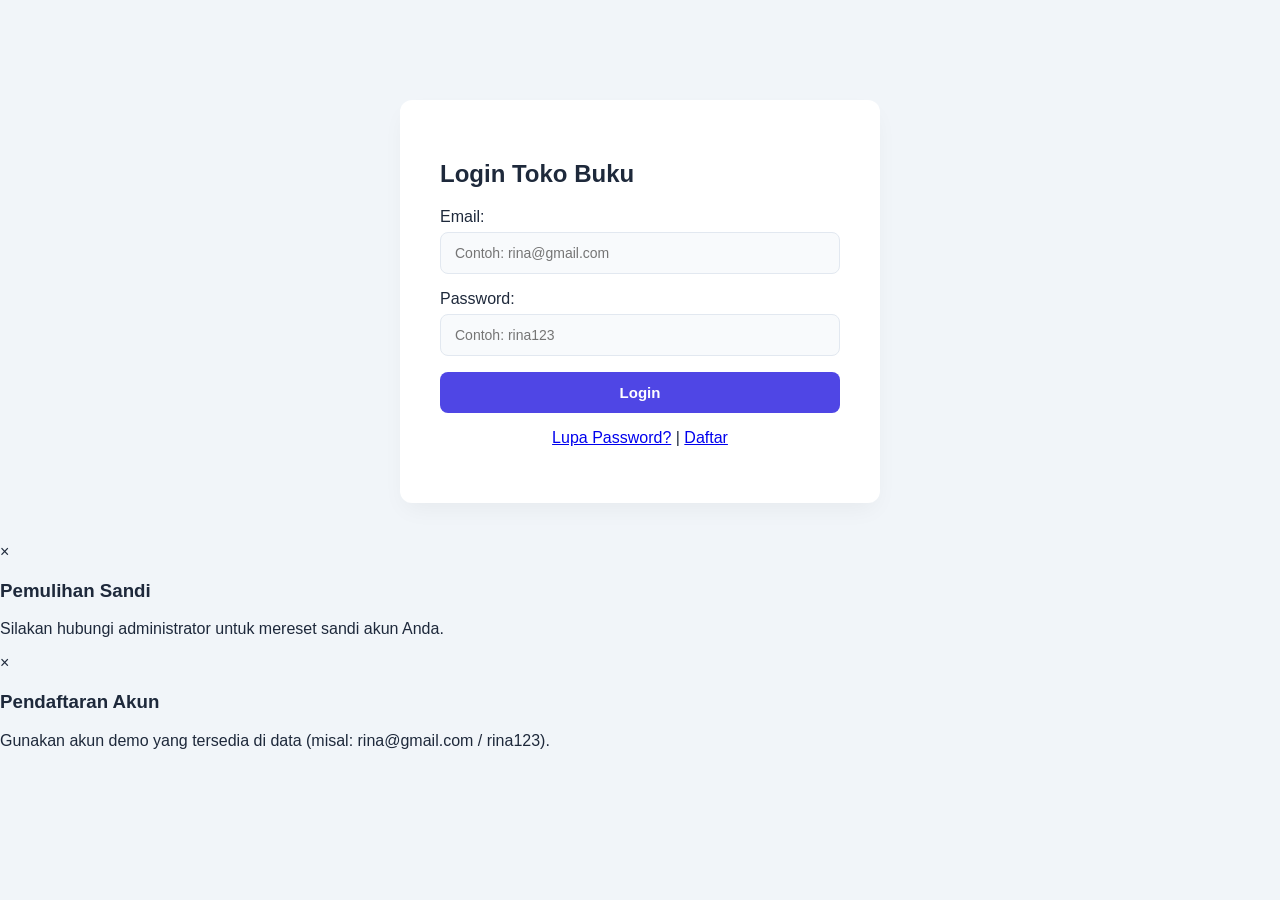
<file: index.html>
<!DOCTYPE html>
<html lang="id">
<head>
    <meta charset="UTF-8">
    <title>Login - Toko Buku Online</title>
    <link rel="stylesheet" href="css/style.css">
</head>
<body>
    <div class="container" style="max-width: 400px; margin-top: 100px;">
        <h2>Login Toko Buku</h2>
        <form id="formLogin">
            <label>Email:</label>
            <input type="email" id="email" required placeholder="Contoh: rina@gmail.com">
            
            <label>Password:</label>
            <input type="password" id="password" required placeholder="Contoh: rina123">
            
            <button type="submit">Login</button>
        </form>
        <p style="text-align: center;">
            <a href="#" onclick="bukaModal('modalLupa')">Lupa Password?</a> | 
            <a href="#" onclick="bukaModal('modalDaftar')">Daftar</a>
        </p>
    </div>

    <!-- Modal Lupa Password -->
    <div id="modalLupa" class="modal">
        <div class="modal-content">
            <span class="close" onclick="tutupModal('modalLupa')">&times;</span>
            <h3>Pemulihan Sandi</h3>
            <p>Silakan hubungi administrator untuk mereset sandi akun Anda.</p>
        </div>
    </div>

    <!-- Modal Daftar -->
    <div id="modalDaftar" class="modal">
        <div class="modal-content">
            <span class="close" onclick="tutupModal('modalDaftar')">&times;</span>
            <h3>Pendaftaran Akun</h3>
            <p>Gunakan akun demo yang tersedia di data (misal: rina@gmail.com / rina123).</p>
        </div>
    </div>

    <script src="js/data.js"></script>
    <script>
        document.getElementById('formLogin').addEventListener('submit', function(e) {
            e.preventDefault();
            let inputEmail = document.getElementById('email').value.trim();
            let inputPass = document.getElementById('password').value.trim();

            // Memeriksa pencocokan persis dari dataPengguna di file data.js
            let user = typeof dataPengguna !== 'undefined' ? dataPengguna.find(u => u.email === inputEmail && u.password === inputPass) : null;
            
            if (user) {
                alert("Login Berhasil! Selamat datang " + user.nama);
                localStorage.setItem('currentUser', user.nama);
                window.location.href = 'dashboard.html';
            } else {
                alert("Email atau password yang Anda masukkan salah!");
            }
        });

        function bukaModal(id) { 
            document.getElementById(id).style.display = 'block'; 
        }
        function tutupModal(id) { 
            document.getElementById(id).style.display = 'none'; 
        }

        // Tutup modal ketika mengklik area di luar kotak modal
        window.onclick = function(event) {
            if (event.target.classList.contains('modal')) {
                event.target.style.display = 'none';
            }
        }
    </script>
</body>
</html>
</file>
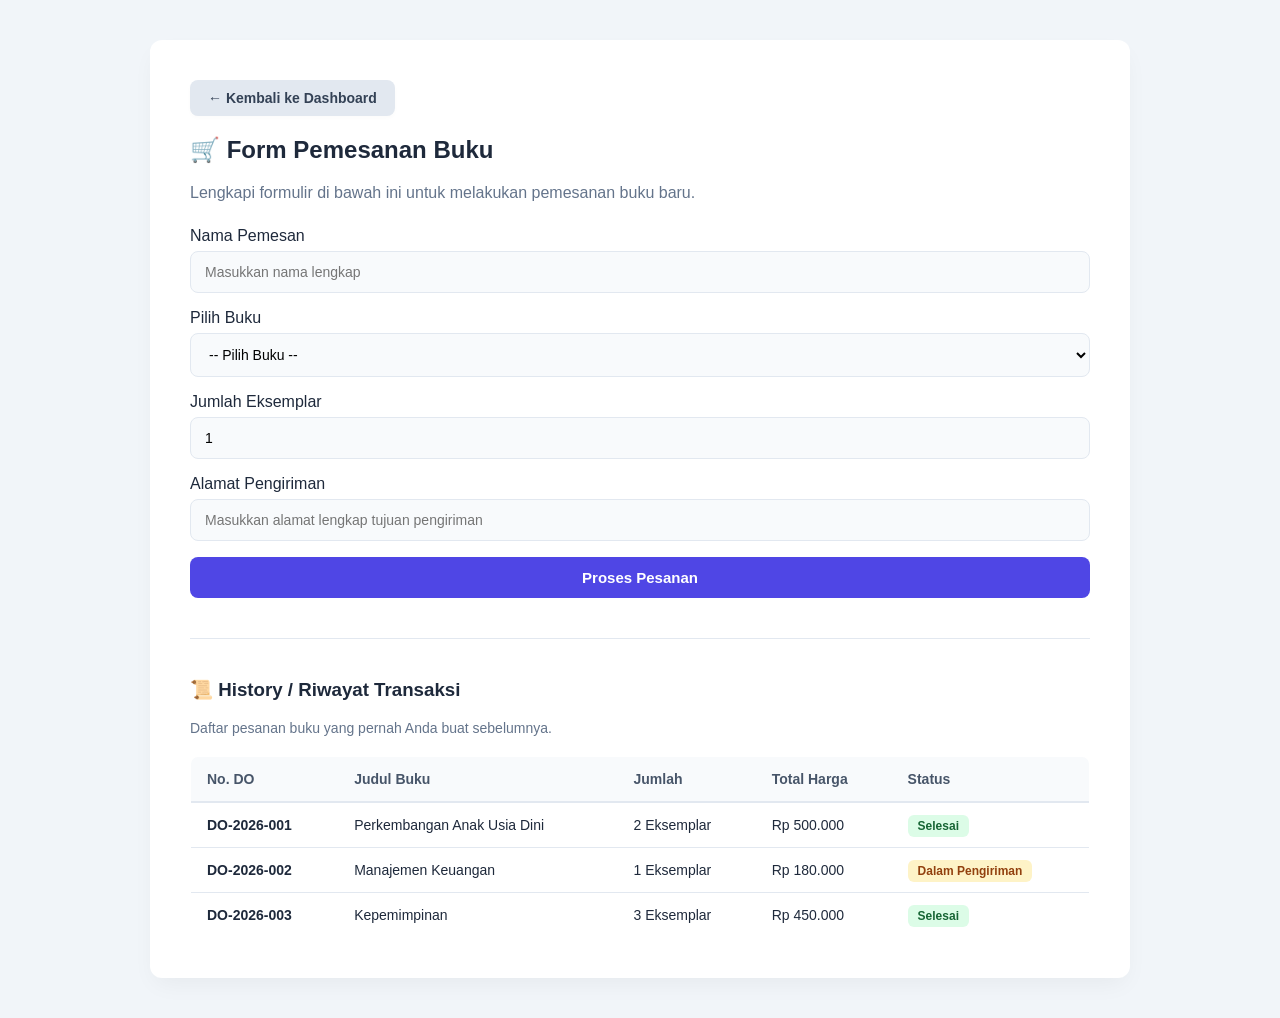
<file: chackout.html>
<!DOCTYPE html>
<html lang="id">
<head>
    <meta charset="UTF-8">
    <title>Halaman Pemesanan - Toko Buku Online</title>
    <link rel="stylesheet" href="css/style.css">
</head>
<body>
    <div class="container">
        <!-- Navigasi Kembali -->
        <div class="nav-links">
            <a href="dashboard.html">← Kembali ke Dashboard</a>
        </div>

        <h2>🛒 Form Pemesanan Buku</h2>
        <p style="color: #64748b; margin-bottom: 25px;">Lengkapi formulir di bawah ini untuk melakukan pemesanan buku baru.</p>

        <!-- Form Pemesanan -->
        <form id="formCheckout">
            <label for="namaPemesan">Nama Pemesan</label>
            <input type="text" id="namaPemesan" placeholder="Masukkan nama lengkap" required>

            <label for="pilihBuku">Pilih Buku</label>
            <select id="pilihBuku" required>
                <option value="">-- Pilih Buku --</option>
                <option value="Perkembangan Anak Usia Dini">Perkembangan Anak Usia Dini - Rp 250.000</option>
                <option value="Manajemen Keuangan">Manajemen Keuangan - Rp 180.000</option>
                <option value="Kepemimpinan">Kepemimpinan - Rp 150.000</option>
                <option value="Mikrobiologi">Mikrobiologi - Rp 220.000</option>
                <option value="Pengantar Komunikasi">Pengantar Komunikasi - Rp 160.000</option>
            </select>

            <label for="jumlahPesanan">Jumlah Eksemplar</label>
            <input type="number" id="jumlahPesanan" min="1" value="1" required>

            <label for="alamatKirim">Alamat Pengiriman</label>
            <input type="text" id="alamatKirim" placeholder="Masukkan alamat lengkap tujuan pengiriman" required>

            <button type="submit">Proses Pesanan</button>
        </form>

        <hr style="border: none; border-top: 1px solid #e2e8f0; margin: 40px 0;">

        <!-- Bagian History Transaksi di Halaman Pemesanan -->
        <h3>📜 History / Riwayat Transaksi</h3>
        <p style="color: #64748b; font-size: 14px; margin-bottom: 20px;">Daftar pesanan buku yang pernah Anda buat sebelumnya.</p>

        <table>
            <thead>
                <tr>
                    <th>No. DO</th>
                    <th>Judul Buku</th>
                    <th>Jumlah</th>
                    <th>Total Harga</th>
                    <th>Status</th>
                </tr>
            </thead>
            <tbody>
                <tr>
                    <td><strong>DO-2026-001</strong></td>
                    <td>Perkembangan Anak Usia Dini</td>
                    <td>2 Eksemplar</td>
                    <td>Rp 500.000</td>
                    <td><span style="background: #dcfce7; color: #166534; padding: 4px 10px; border-radius: 6px; font-weight: 600; font-size: 12px;">Selesai</span></td>
                </tr>
                <tr>
                    <td><strong>DO-2026-002</strong></td>
                    <td>Manajemen Keuangan</td>
                    <td>1 Eksemplar</td>
                    <td>Rp 180.000</td>
                    <td><span style="background: #fef3c7; color: #92400e; padding: 4px 10px; border-radius: 6px; font-weight: 600; font-size: 12px;">Dalam Pengiriman</span></td>
                </tr>
                <tr>
                    <td><strong>DO-2026-003</strong></td>
                    <td>Kepemimpinan</td>
                    <td>3 Eksemplar</td>
                    <td>Rp 450.000</td>
                    <td><span style="background: #dcfce7; color: #166534; padding: 4px 10px; border-radius: 6px; font-weight: 600; font-size: 12px;">Selesai</span></td>
                </tr>
            </tbody>
        </table>
    </div>

    <script>
        // Script opsional untuk interaksi form checkout
        const formCheckout = document.getElementById('formCheckout');
        formCheckout.addEventListener('submit', function(e) {
            e.preventDefault();
            alert('Pesanan berhasil diproses! Terima kasih telah berbelanja.');
            formCheckout.reset();
        });
    </script>
</body>
</html>
</file>
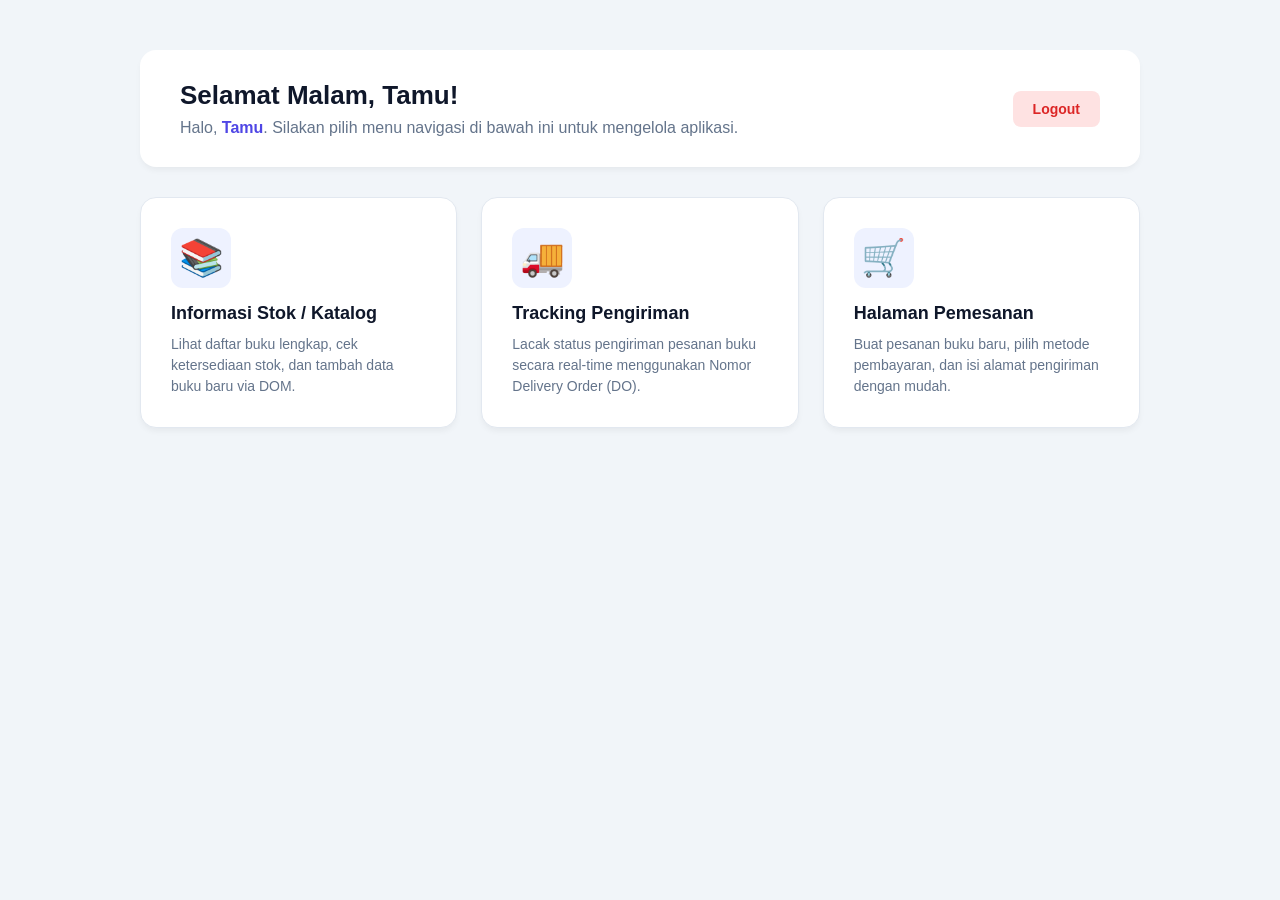
<file: dashboard.html>
<!DOCTYPE html>
<html lang="id">
<head>
    <meta charset="UTF-8">
    <title>Dashboard - Toko Buku Online</title>
    <link rel="stylesheet" href="css/style.css">
</head>
<body>
    <div class="dashboard-container">
        <!-- Header Sambutan -->
        <div class="dashboard-header">
            <div>
                <h2 id="greeting">Selamat Datang</h2>
                <p>Halo, <span id="namaUser" style="font-weight: 600; color: #4f46e5;">User</span>. Silakan pilih menu navigasi di bawah ini untuk mengelola aplikasi.</p>
            </div>
            <div>
                <a href="index.html" class="btn-logout">Logout</a>
            </div>
        </div>

        <!-- Grid Kartu Menu Navigasi -->
        <div class="menu-grid">
            <a href="stok.html" class="menu-card">
                <div class="card-icon">📚</div>
                <h3>Informasi Stok / Katalog</h3>
                <p>Lihat daftar buku lengkap, cek ketersediaan stok, dan tambah data buku baru via DOM.</p>
            </a>

            <a href="tracking.html" class="menu-card">
                <div class="card-icon">🚚</div>
                <h3>Tracking Pengiriman</h3>
                <p>Lacak status pengiriman pesanan buku secara real-time menggunakan Nomor Delivery Order (DO).</p>
            </a>

            <a href="chackout.html" class="menu-card">
                <div class="card-icon">🛒</div>
                <h3>Halaman Pemesanan</h3>
                <p>Buat pesanan buku baru, pilih metode pembayaran, dan isi alamat pengiriman dengan mudah.</p>
            </a>
        </div>
    </div>

    <script>
        // Mengambil nama user dari localStorage
        let user = localStorage.getItem('currentUser') || 'Tamu';
        document.getElementById('namaUser').innerText = user;

        // Dynamic Greeting berdasarkan Local Time
        let jam = new Date().getHours();
        let ucapan = "Pagi";
        if (jam >= 11 && jam < 15) {
            ucapan = "Siang";
        } else if (jam >= 15 && jam < 18) {
            ucapan = "Sore";
        } else if (jam >= 18) {
            ucapan = "Malam";
        }
        document.getElementById('greeting').innerText = `Selamat ${ucapan}, ${user}!`;
    </script>
</body>
</html>
</file>
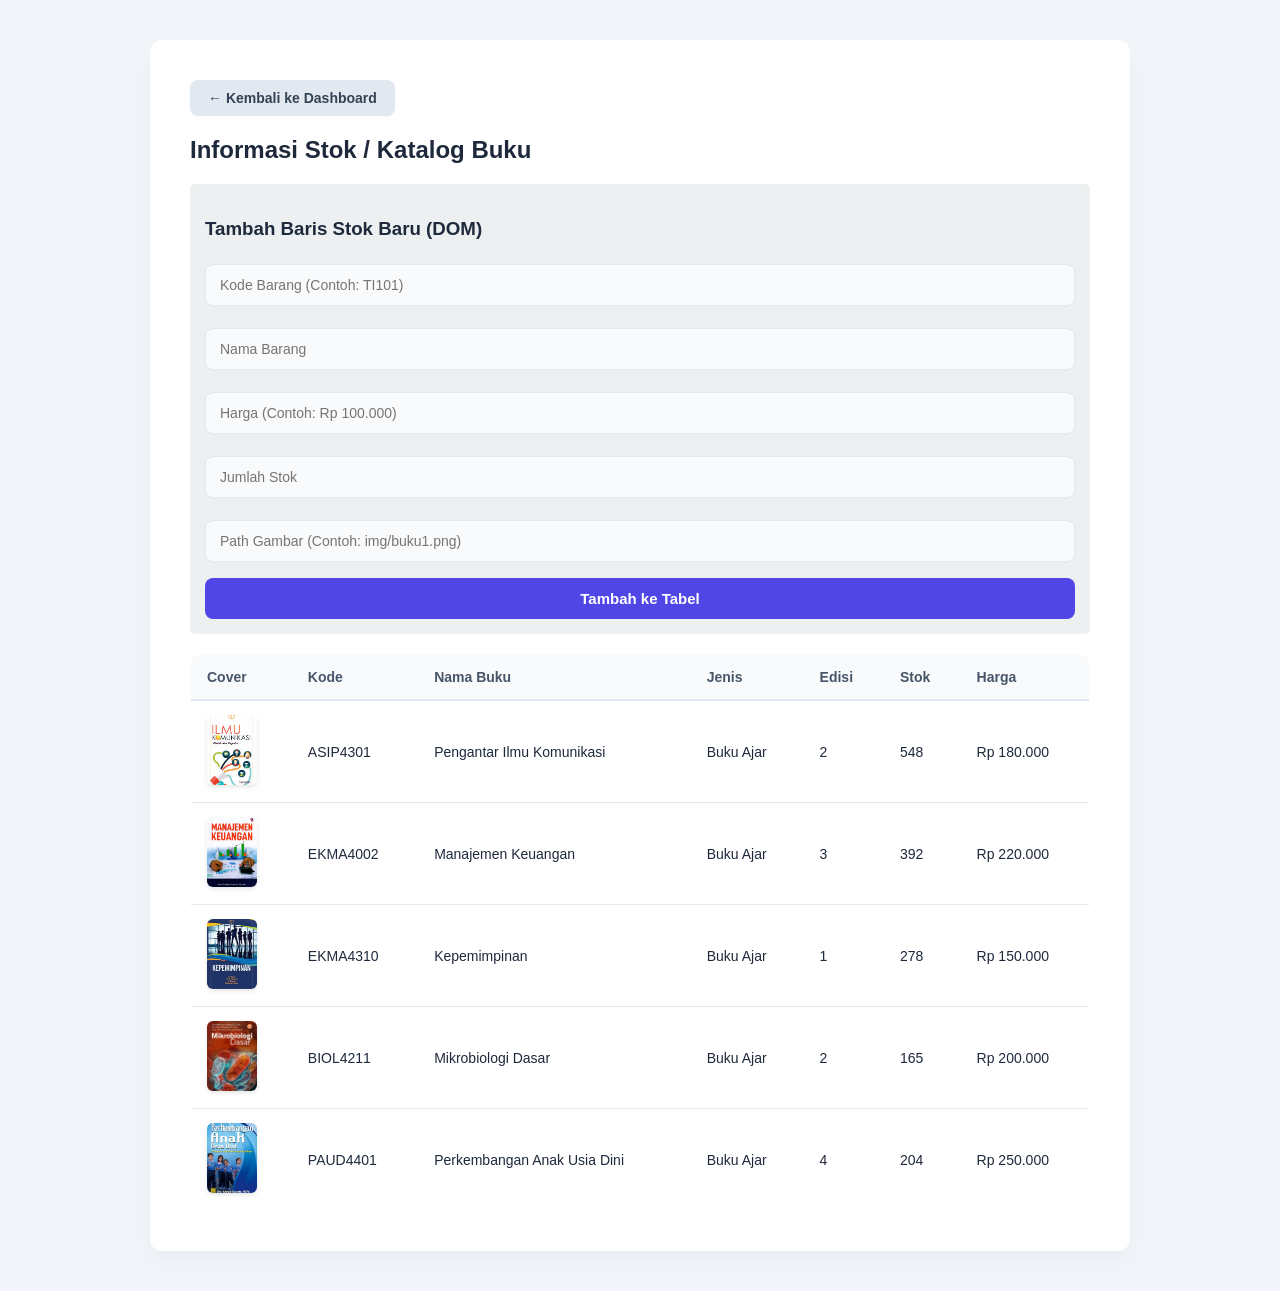
<file: stok.html>
<!DOCTYPE html>
<html lang="id">
<head>
    <meta charset="UTF-8">
    <title>Informasi Stok & Katalog Buku</title>
    <link rel="stylesheet" href="css/style.css">
</head>
<body>
    <div class="container">
        <div class="nav-links">
            <a href="dashboard.html">&larr; Kembali ke Dashboard</a>
        </div>
        <h2>Informasi Stok / Katalog Buku</h2>
        
        <!-- Form Tambah Stok via JavaScript DOM -->
        <div style="background: #ecf0f1; padding: 15px; border-radius: 5px; margin-bottom: 20px;">
            <h3>Tambah Baris Stok Baru (DOM)</h3>
            <input type="text" id="kode" placeholder="Kode Barang (Contoh: TI101)">
            <input type="text" id="nama" placeholder="Nama Barang">
            <input type="text" id="harga" placeholder="Harga (Contoh: Rp 100.000)">
            <input type="number" id="stok" placeholder="Jumlah Stok">
            <input type="text" id="cover" placeholder="Path Gambar (Contoh: img/buku1.png)">
            <button type="button" onclick="tambahStokBaru()">Tambah ke Tabel</button>
        </div>

        <table>
            <thead>
                <tr>
                    <th>Cover</th>
                    <th>Kode</th>
                    <th>Nama Buku</th>
                    <th>Jenis</th>
                    <th>Edisi</th>
                    <th>Stok</th>
                    <th>Harga</th>
                </tr>
            </thead>
            <tbody id="bodyKatalog">
                <!-- Data dimuat dinamis dari data.js -->
            </tbody>
        </table>
    </div>

    <script src="js/data.js"></script>
    <script>
        function muatKatalog() {
            let tbody = document.getElementById('bodyKatalog');
            tbody.innerHTML = "";
            dataKatalogBuku.forEach(buku => {
                tbody.innerHTML += `<tr>
                    <td><img src="${buku.cover}" alt="Cover" class="img-cover" onerror="this.src='https://via.placeholder.com/45x65?text=No+Img'"></td>
                    <td>${buku.kodeBarang}</td>
                    <td>${buku.namaBarang}</td>
                    <td>${buku.jenisBarang}</td>
                    <td>${buku.edisi}</td>
                    <td>${buku.stok}</td>
                    <td>${buku.harga}</td>
                </tr>`;
            });
        }

        function tambahStokBaru() {
            let kode = document.getElementById('kode').value;
            let nama = document.getElementById('nama').value;
            let harga = document.getElementById('harga').value;
            let stok = document.getElementById('stok').value;
            let cover = document.getElementById('cover').value || 'https://via.placeholder.com/45x65?text=No+Img';

            if(!kode || !nama || !harga || !stok) {
                alert("Semua kolom utama wajib diisi!");
                return;
            }

            let tbody = document.getElementById('bodyKatalog');
            let newRow = document.createElement('tr');
            newRow.innerHTML = `
                <td><img src="${cover}" alt="Cover" class="img-cover"></td>
                <td>${kode}</td>
                <td>${nama}</td>
                <td>Buku Baru</td>
                <td>1</td>
                <td>${stok}</td>
                <td>${harga}</td>
            `;
            tbody.appendChild(newRow);

            // Reset input form
            document.getElementById('kode').value = '';
            document.getElementById('nama').value = '';
            document.getElementById('harga').value = '';
            document.getElementById('stok').value = '';
            document.getElementById('cover').value = '';
            alert("Baris stok baru berhasil ditambahkan!");
        }

        window.onload = muatKatalog;
    </script>
</body>
</html>
</file>
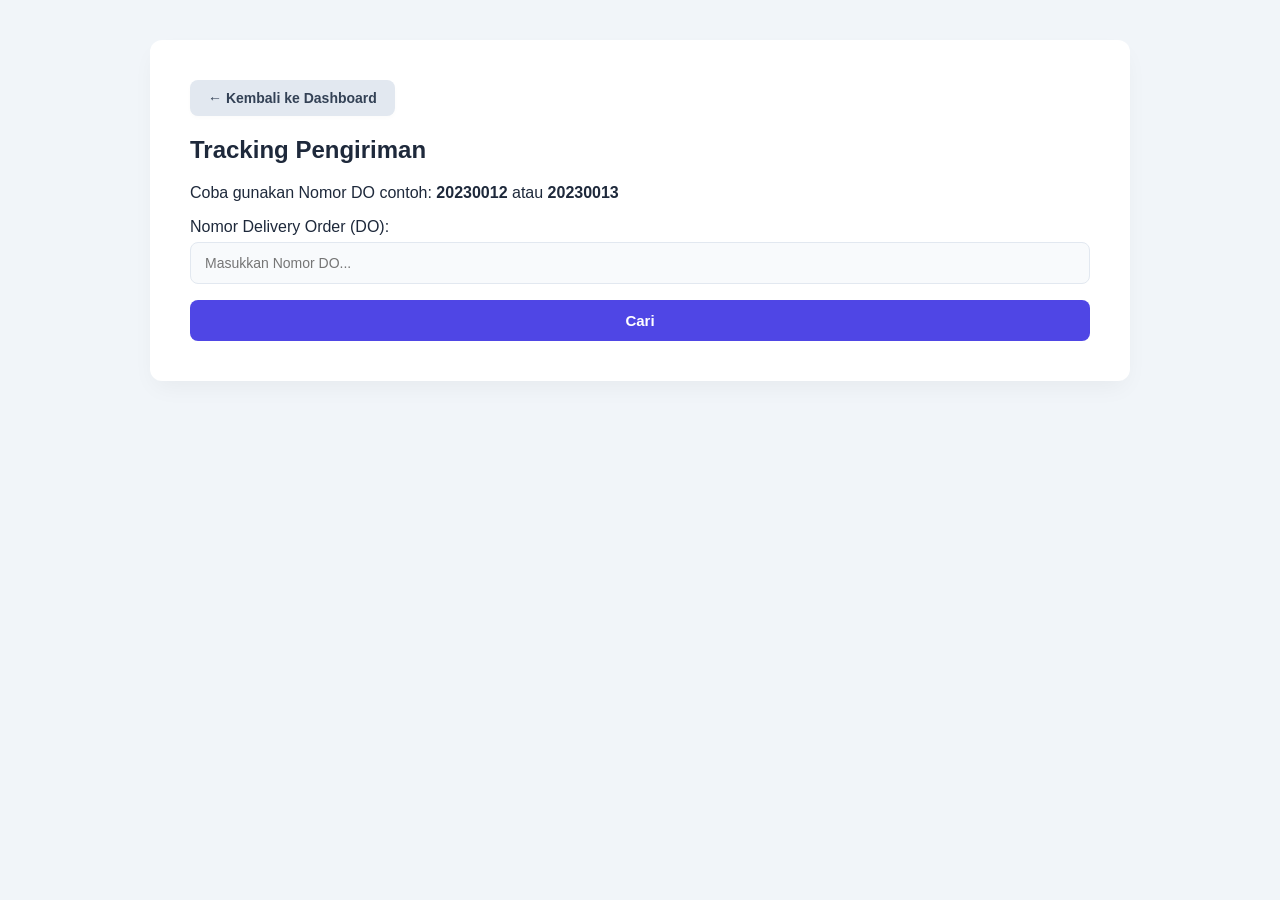
<file: tracking.html>
<!DOCTYPE html>
<html lang="id">
<head>
    <meta charset="UTF-8">
    <title>Tracking Pengiriman</title>
    <link rel="stylesheet" href="css/style.css">
</head>
<body>
    <div class="container">
        <div class="nav-links">
            <a href="dashboard.html">&larr; Kembali ke Dashboard</a>
        </div>
        <h2>Tracking Pengiriman</h2>
        <p>Coba gunakan Nomor DO contoh: <b>20230012</b> atau <b>20230013</b></p>

        <label>Nomor Delivery Order (DO):</label>
        <input type="text" id="inputDO" placeholder="Masukkan Nomor DO...">
        <button type="button" onclick="cariTracking()">Cari</button>

        <div id="hasilTracking" style="margin-top: 20px; display: none;">
            <h3>Detail Pengiriman</h3>
            <p><strong>Nama Pemesan:</strong> <span id="tNama"></span></p>
            <p><strong>Status:</strong> <span id="tStatus" style="color: green; font-weight: bold;"></span></p>
            <p><strong>Ekspedisi & Paket:</strong> <span id="tEkspedisi"></span> (<span id="tPaket"></span>)</p>
            <p><strong>Tanggal Kirim:</strong> <span id="tTanggal"></span></p>
            <p><strong>Total Pembayaran:</strong> <span id="tTotal"></span></p>

            <h4>Riwayat Perjalanan:</h4>
            <table>
                <thead>
                    <tr><th>Waktu</th><th>Keterangan</th></tr>
                </thead>
                <tbody id="tRiwayat"></tbody>
            </table>
        </div>
    </div>

    <script src="js/data.js"></script>
    <script>
        function cariTracking() {
            let noDO = document.getElementById('inputDO').value.trim();
            let data = dataTracking[noDO];
            let containerHasil = document.getElementById('hasilTracking');

            if (data) {
                document.getElementById('tNama').innerText = data.nama;
                document.getElementById('tStatus').innerText = data.status;
                document.getElementById('tEkspedisi').innerText = data.ekspedisi;
                document.getElementById('tPaket').innerText = data.paket;
                document.getElementById('tTanggal').innerText = data.tanggalKirim;
                document.getElementById('tTotal').innerText = data.total;

                let tbody = document.getElementById('tRiwayat');
                tbody.innerHTML = "";
                data.perjalanan.forEach(item => {
                    tbody.innerHTML += `<tr><td>${item.waktu}</td><td>${item.keterangan}</td></tr>`;
                });

                containerHasil.style.display = 'block';
            } else {
                alert("Nomor Delivery Order (DO) tidak ditemukan!");
                containerHasil.style.display = 'none';
            }
        }
    </script>
</body>
</html>
</file>
<file: css/style.css>
/* Styling Utama & Variabel Warna */
:root {
    --primary-color: #4f46e5;
    --primary-hover: #4338ca;
    --bg-color: #f1f5f9;
    --card-bg: #ffffff;
    --text-main: #1e293b;
    --text-muted: #64748b;
    --border-color: #e2e8f0;
}

body {
    font-family: 'Segoe UI', Tahoma, Geneva, Verdana, sans-serif;
    background-color: var(--bg-color);
    margin: 0;
    padding: 0;
    color: var(--text-main);
}

/* Container Umum */
.container {
    max-width: 900px;
    margin: 40px auto;
    background: var(--card-bg);
    padding: 40px;
    border-radius: 12px;
    box-shadow: 0 10px 25px -5px rgba(0, 0, 0, 0.05);
}

/* Khusus Container Dashboard */
.dashboard-container {
    max-width: 1000px;
    margin: 50px auto;
    padding: 0 20px;
}

.dashboard-header {
    background: white;
    padding: 30px 40px;
    border-radius: 16px;
    box-shadow: 0 4px 6px -1px rgba(0, 0, 0, 0.05);
    display: flex;
    justify-content: space-between;
    align-items: center;
    margin-bottom: 30px;
    flex-wrap: wrap;
    gap: 20px;
}

.dashboard-header h2 {
    margin: 0 0 8px 0;
    color: #0f172a;
    font-size: 26px;
}

.dashboard-header p {
    margin: 0;
    color: var(--text-muted);
}

.btn-logout {
    background-color: #fee2e2;
    color: #dc2626;
    padding: 10px 20px;
    border-radius: 8px;
    text-decoration: none;
    font-weight: 600;
    font-size: 14px;
    transition: all 0.2s;
}

.btn-logout:hover {
    background-color: #dc2626;
    color: white;
}

/* Grid Kartu Menu Dashboard */
.menu-grid {
    display: grid;
    grid-template-columns: repeat(auto-fit, minmax(280px, 1fr));
    gap: 24px;
}

.menu-card {
    background: white;
    padding: 30px;
    border-radius: 16px;
    text-decoration: none;
    color: var(--text-main);
    box-shadow: 0 4px 6px -1px rgba(0, 0, 0, 0.05);
    transition: transform 0.3s ease, box-shadow 0.3s ease;
    border: 1px solid var(--border-color);
    display: flex;
    flex-direction: column;
}

.menu-card:hover {
    transform: translateY(-6px);
    box-shadow: 0 12px 20px -3px rgba(79, 70, 229, 0.15);
    border-color: var(--primary-color);
}

.card-icon {
    font-size: 36px;
    margin-bottom: 15px;
    background: #eef2ff;
    width: 60px;
    height: 60px;
    display: flex;
    align-items: center;
    justify-content: center;
    border-radius: 12px;
}

.menu-card h3 {
    margin: 0 0 10px 0;
    font-size: 18px;
    color: #0f172a;
}

.menu-card p {
    margin: 0;
    font-size: 14px;
    color: var(--text-muted);
    line-height: 1.5;
}

/* Form, Tabel, dan Komponen Lainnya tetap selaras */
input, select {
    width: 100%;
    padding: 12px 14px;
    margin: 6px 0 16px 0;
    border: 1px solid var(--border-color);
    border-radius: 8px;
    box-sizing: border-box;
    font-size: 14px;
    background-color: #f8fafc;
}

input:focus, select:focus {
    outline: none;
    border-color: var(--primary-color);
    background-color: #fff;
    box-shadow: 0 0 0 3px rgba(79, 70, 229, 0.15);
}

button {
    width: 100%;
    padding: 12px 20px;
    background-color: var(--primary-color);
    color: white;
    border: none;
    border-radius: 8px;
    cursor: pointer;
    font-weight: 600;
    font-size: 15px;
    transition: background-color 0.2s;
}

button:hover {
    background-color: var(--primary-hover);
}

table {
    width: 100%;
    border-collapse: collapse;
    margin-top: 20px;
    background-color: white;
    border-radius: 8px;
    overflow: hidden;
    border: 1px solid var(--border-color);
}

th, td {
    padding: 14px 16px;
    text-align: left;
    font-size: 14px;
}

th {
    background-color: #f8fafc;
    color: #475569;
    font-weight: 600;
    border-bottom: 2px solid var(--border-color);
}

tr:not(:last-child) td {
    border-bottom: 1px solid var(--border-color);
}

.img-cover {
    width: 50px;
    height: 70px;
    object-fit: cover;
    border-radius: 6px;
    box-shadow: 0 2px 4px rgba(0,0,0,0.1);
}

/* Styling Tombol Kembali yang Lebih Menarik */
.nav-links a {
    display: inline-flex;
    align-items: center;
    gap: 8px;
    text-decoration: none;
    background-color: #e2e8f0;
    color: #334155;
    padding: 10px 18px;
    border-radius: 8px;
    font-weight: 600;
    font-size: 14px;
    transition: all 0.2s ease;
    box-shadow: 0 2px 4px rgba(0, 0, 0, 0.02);
}

.nav-links a:hover {
    background-color: #4f46e5;
    color: white;
    transform: translateX(-3px); /* Efek geser sedikit ke kiri saat disorot */
    box-shadow: 0 4px 8px rgba(79, 70, 229, 0.2);
}
</file>
